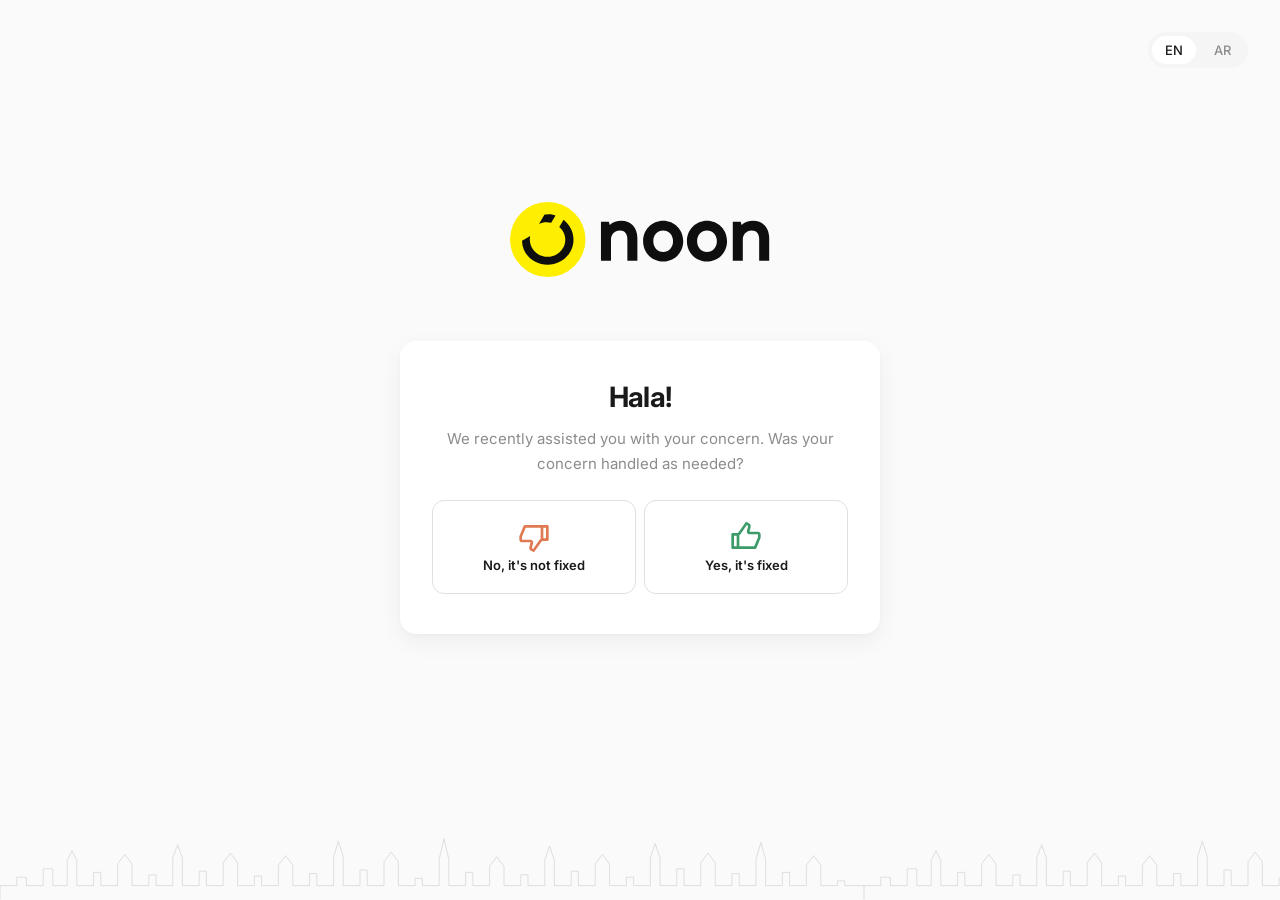
<file: index.html>
<!DOCTYPE html>
<html lang="en" dir="ltr">
<head>
  <meta charset="UTF-8" />
  <meta name="viewport" content="width=device-width, initial-scale=1.0" />
  <title>Customer Feedback | noon</title>
  <link rel="preconnect" href="https://fonts.googleapis.com" />
  <link rel="preconnect" href="https://fonts.gstatic.com" crossorigin />
  <link href="https://fonts.googleapis.com/css2?family=Inter:wght@400;500;600;700&family=Cairo:wght@400;500;600;700&display=swap" rel="stylesheet" />
  <link rel="stylesheet" href="tokens.css" />
  <link rel="stylesheet" href="styles.css" />
</head>
<body>
  <header class="app-header">
    <nav class="lang-switch" aria-label="Language">
      <button type="button" class="lang-switch__btn is-active" data-lang="en" aria-pressed="true">EN</button>
      <button type="button" class="lang-switch__btn" data-lang="ar" aria-pressed="false">AR</button>
    </nav>
  </header>

  <main class="page">
    <div class="page__brand">
      <img class="logo-mark" src="assets/noon-logo.svg" width="303" height="88" alt="noon" />
    </div>

    <div class="card">
      <!-- STEP 1 -->
      <section class="step" id="step-1" data-step="1">
        <div class="step__intro">
          <p class="step__greeting" data-i18n="greeting">Hala!</p>
          <h2 class="step__headline" data-i18n="step1Headline">
            We recently assisted you with your concern. Was your concern handled as needed?
          </h2>
        </div>
        <div class="sentiment-row" role="group" data-i18n-aria="step1ActionsAria" aria-label="Resolution status">
          <button type="button" class="sentiment-card sentiment-card--not-fixed" data-goto="2b">
            <span class="sentiment-card__icon" aria-hidden="true">
              <svg viewBox="0 0 24 24" fill="none" xmlns="http://www.w3.org/2000/svg">
                <path d="M9.4002 16.0006L3 16.0006C1.8954 16.0006 1 15.1052 1 14.0007V11.8963C1 11.6351 1.0512 11.3764 1.1506 11.1348L4.245 3.61988C4.3993 3.24518 4.7645 3.00068 5.1697 3.00068L22 3.00068C22.5523 3.00068 23 3.44838 23 4.00068L23 14.0007C23 14.5529 22.5523 15.0006 22 15.0006L18.5182 15.0006C18.1932 15.0006 17.8886 15.1585 17.7012 15.424L12.2478 23.1496C12.1053 23.3515 11.8367 23.419 11.6157 23.3085L9.8016 22.4015C8.75 21.8756 8.2069 20.6881 8.4969 19.5486L9.4002 16.0006ZM17 13.4132L17 5.00068L5.8394 5.00068L3 11.8963V14.0007L9.4002 14.0007C10.7049 14.0007 11.6602 15.2297 11.3384 16.4941L10.4351 20.042C10.3771 20.2699 10.4857 20.5074 10.6961 20.6126L11.3572 20.9432L16.0672 14.2706C16.3171 13.9166 16.6366 13.6264 17 13.4132ZM19 13.0007L21 13.0007L21 5.00068H19L19 13.0007Z" fill="currentColor"/>
              </svg>
            </span>
            <span class="sentiment-card__title" data-i18n="sentimentNotFixedTitle">No, it's not fixed</span>
          </button>
          <button type="button" class="sentiment-card sentiment-card--all-fixed" data-goto="2a">
            <span class="sentiment-card__icon" aria-hidden="true">
              <svg viewBox="0 0 24 24" fill="none" xmlns="http://www.w3.org/2000/svg">
                <path d="M14.5998 7.99935H21C22.1046 7.99935 23 8.89478 23 9.99932V12.1037C23 12.3649 22.9488 12.6236 22.8494 12.8652L19.755 20.3801C19.6007 20.7548 19.2355 20.9993 18.8303 20.9993H2C1.44772 20.9993 1 20.5516 1 19.9993V9.99932C1 9.44706 1.44772 8.99935 2 8.99935H5.48184C5.80677 8.99935 6.11143 8.84148 6.29881 8.57603L11.7522 0.850378C11.8947 0.648509 12.1633 0.581001 12.3843 0.691506L14.1984 1.59853C15.25 2.12436 15.7931 3.31194 15.5031 4.45137L14.5998 7.99935ZM7 10.5868V18.9993H18.1606L21 12.1037V9.99932H14.5998C13.2951 9.99932 12.3398 8.7703 12.6616 7.50593L13.5649 3.95796C13.6229 3.73007 13.5143 3.49255 13.3039 3.38739L12.6428 3.05682L7.93275 9.7294C7.68285 10.0834 7.36341 10.3736 7 10.5868ZM5 10.9993H3V18.9993H5V10.9993Z" fill="currentColor"/>
              </svg>
            </span>
            <span class="sentiment-card__title" data-i18n="sentimentAllFixedTitle">Yes, it's fixed</span>
          </button>
        </div>
      </section>

      <!-- STEP 2A — Success path -->
      <section class="step" id="step-2a" data-step="2a" hidden>
        <h2 class="step__headline" data-i18n="step2aHeadline">
          Thank you for your feedback. We're glad we could help.
        </h2>
        <form class="step__form" id="form-2a">
          <div class="slate">
            <textarea
              class="slate__input"
              id="success-feedback"
              name="successFeedback"
              rows="4"
              data-i18n-placeholder="successPlaceholder"
              data-i18n-aria="successAria"
              placeholder="We'd love to hear more."
              aria-label="Optional feedback"
            ></textarea>
          </div>
          <div class="step__actions step__actions--form">
            <button type="submit" class="btn btn--primary" data-i18n="submitBtn">Submit</button>
          </div>
        </form>
      </section>

      <!-- STEP 2B — Resolution fail path -->
      <section class="step" id="step-2b" data-step="2b" hidden>
        <h2 class="step__headline" data-i18n="step2bHeadline">
          We're sorry your experience did not meet expectations. Please tell us how we can improve.
        </h2>
        <p class="step__lede step__lede--sub" data-i18n="step2bSubhead">What went wrong?</p>
        <form class="step__form" id="form-2b">
          <fieldset class="option-list" data-i18n-aria="issueOptionsAria">
            <legend class="visually-hidden" data-i18n="step2bSubhead">What went wrong?</legend>
            <label class="option-item">
              <input type="radio" name="issue-reason" value="solution" class="option-item__input" />
              <span class="option-item__label" data-i18n="optionSolution">The solution didn't work</span>
            </label>
            <label class="option-item">
              <input type="radio" name="issue-reason" value="speed" class="option-item__input" />
              <span class="option-item__label" data-i18n="optionSpeed">It took too long to resolve</span>
            </label>
            <label class="option-item">
              <input type="radio" name="issue-reason" value="agent" class="option-item__input" />
              <span class="option-item__label" data-i18n="optionAgent">The agent didn't understand my problem</span>
            </label>
            <label class="option-item">
              <input type="radio" name="issue-reason" value="other" class="option-item__input" />
              <span class="option-item__label" data-i18n="optionOther">Other</span>
            </label>
          </fieldset>
          <div class="panel--slide" id="details-panel">
            <label class="field__label" for="additional-details">
              <span data-i18n="additionalDetailsLabel">Additional details</span>
              <span class="step__optional" data-i18n="optionalTag">(Optional)</span>
            </label>
            <div class="slate">
              <textarea
                class="slate__input"
                id="additional-details"
                name="additionalDetails"
                rows="3"
                data-i18n-placeholder="additionalDetailsPlaceholder"
                data-i18n-aria="additionalDetailsAria"
                placeholder="Share any additional details…"
                aria-label="Additional details"
              ></textarea>
            </div>
          </div>
          <p class="field__error" id="issue-error" hidden data-i18n="issueError">Please select an option to continue.</p>
          <div class="step__actions step__actions--form">
            <button type="submit" class="btn btn--primary" data-i18n="submitFeedback">Submit Feedback</button>
          </div>
        </form>
      </section>

      <!-- Done state -->
      <section class="step step--center" id="step-done" data-step="done" hidden>
        <h2 class="step__headline step__headline--center" data-i18n="doneHeadline">
          Thanks! Your feedback means a lot.
        </h2>
        <p class="step__lede step__lede--center" data-i18n="doneLede">We'll use it to deliver a better noon experience.</p>
      </section>
    </div>
  </main>

  <footer class="page-footer" aria-hidden="true"></footer>

  <script src="app.js"></script>
</body>
</html>
</file>
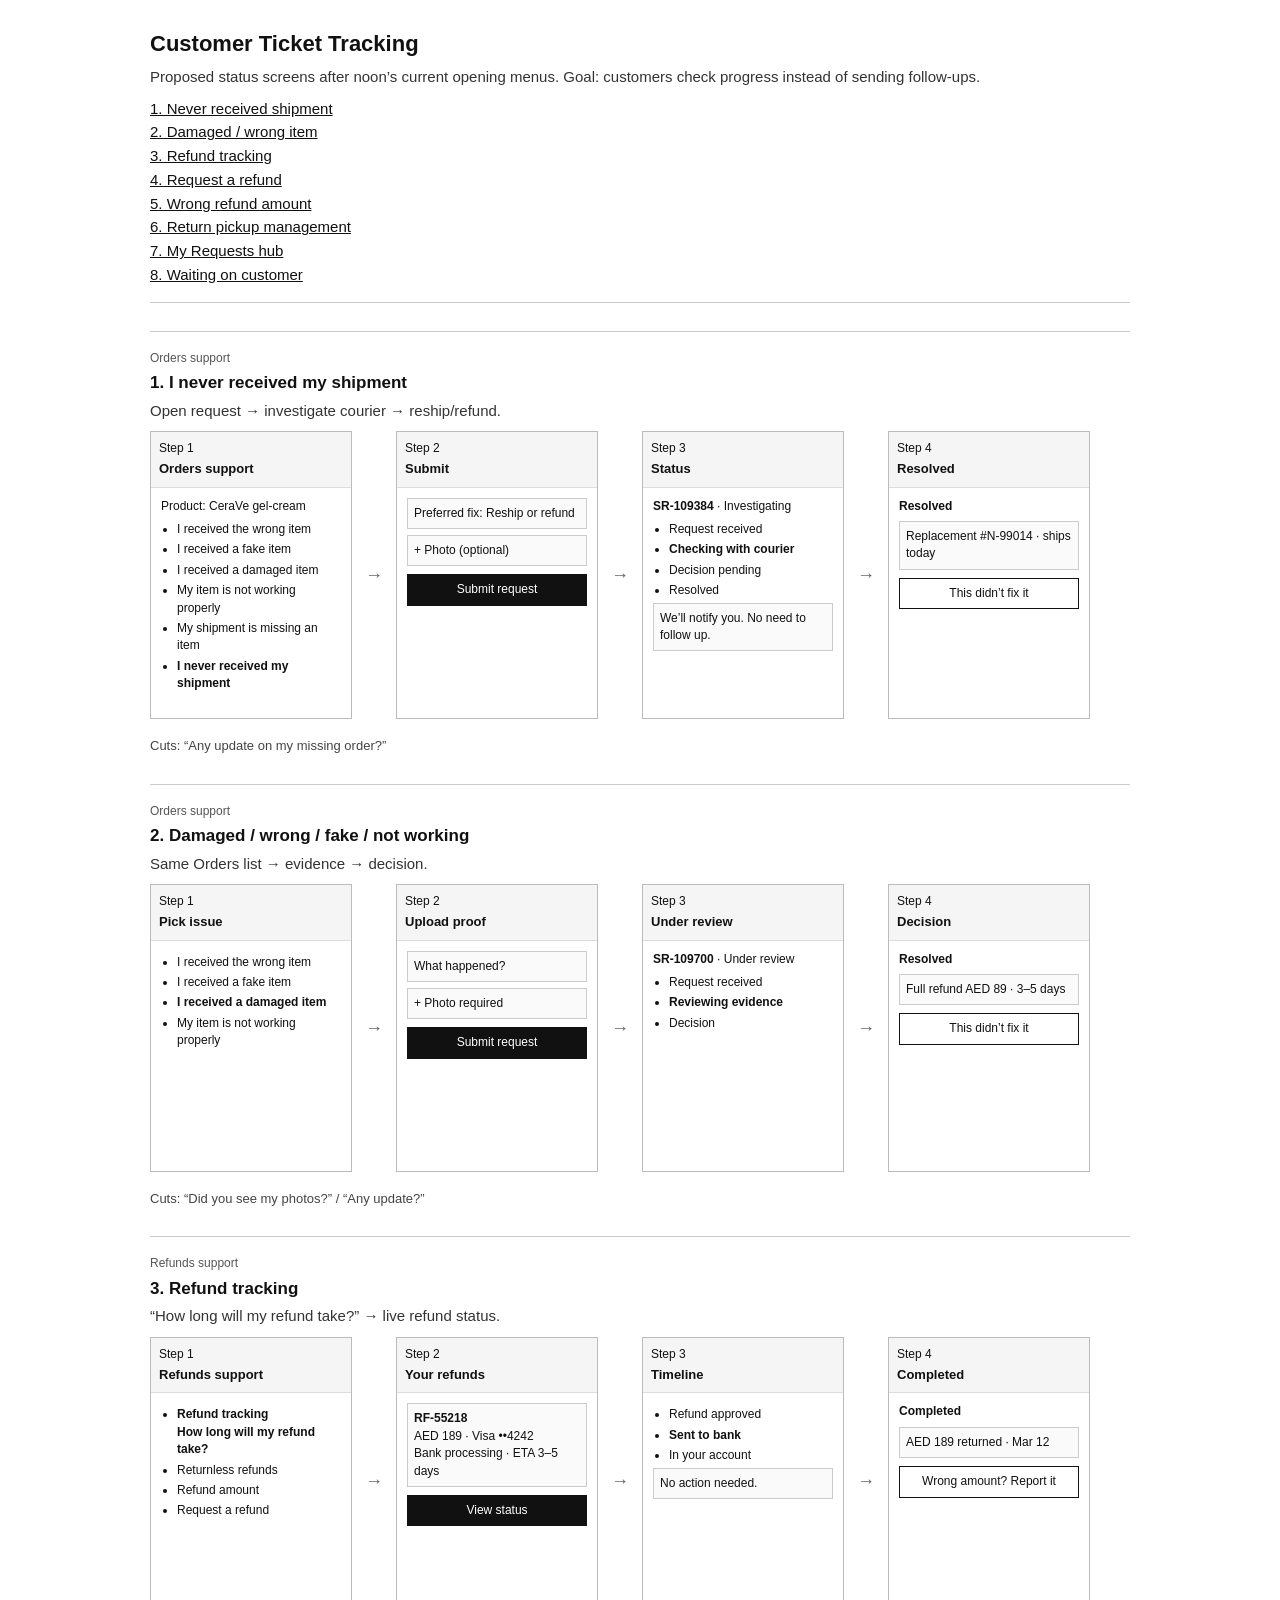
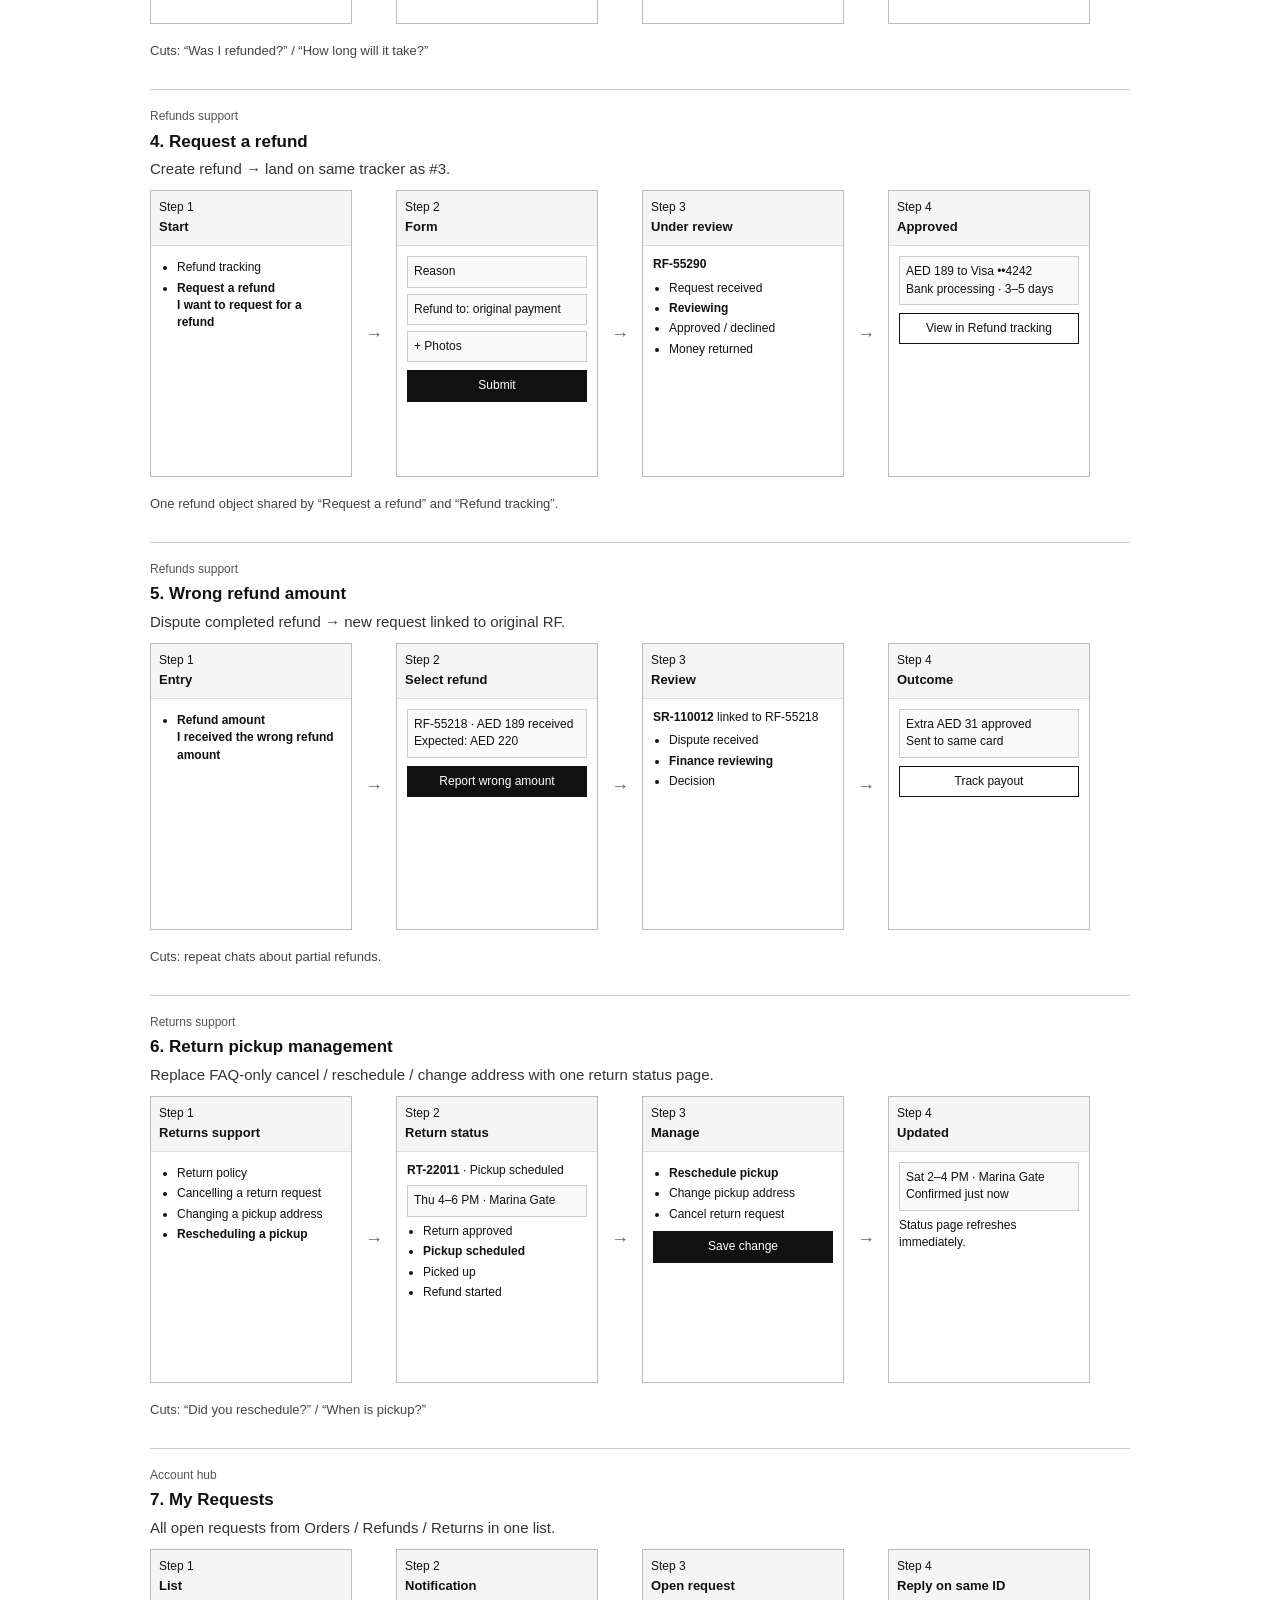
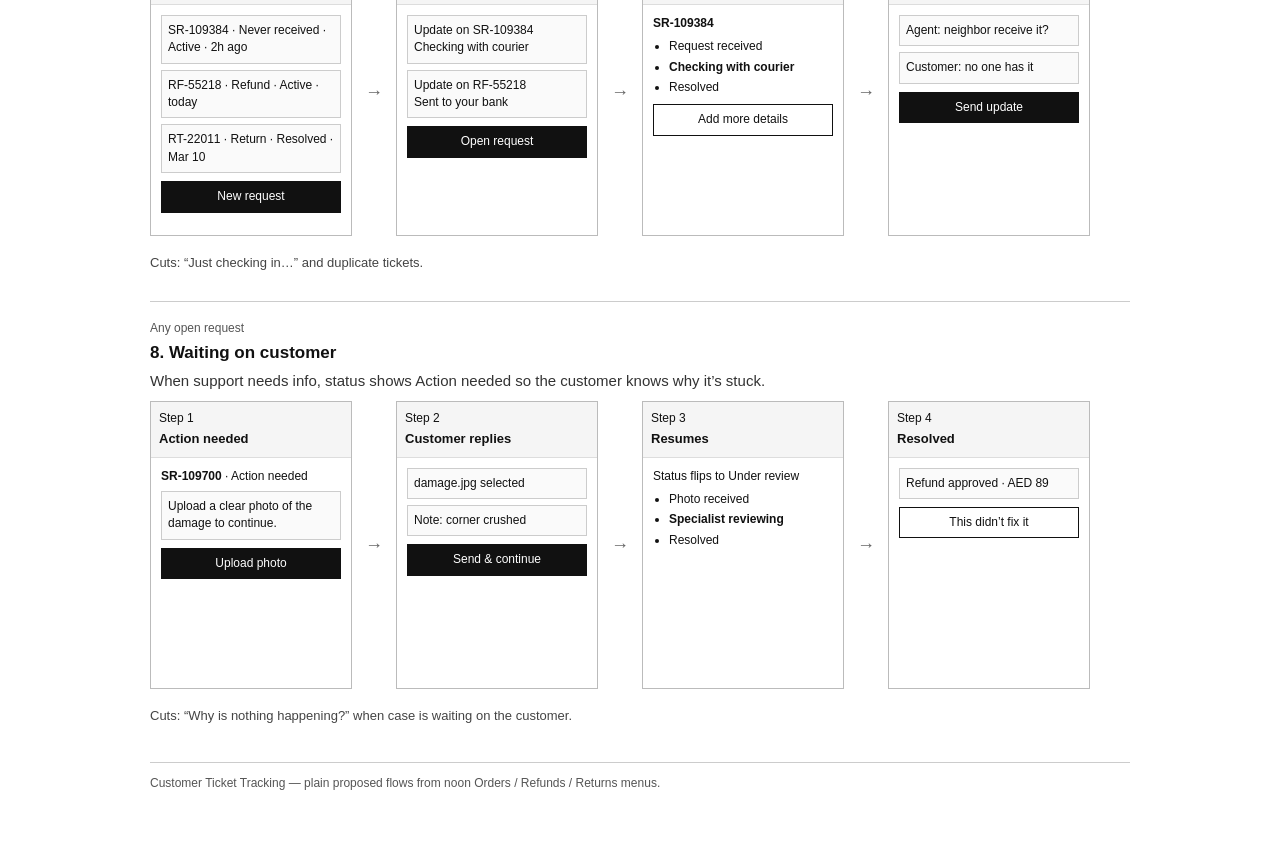
<file: docs/index.html>
<!DOCTYPE html>
<html lang="en">
<head>
  <meta charset="UTF-8" />
  <meta name="viewport" content="width=device-width, initial-scale=1" />
  <title>Customer Ticket Tracking</title>
  <style>
    body {
      margin: 0;
      font: 15px/1.45 sans-serif;
      color: #111;
      background: #fff;
    }
    .page { max-width: 980px; margin: 0 auto; padding: 28px 16px 56px; }
    h1 { font-size: 22px; font-weight: 700; margin: 0 0 6px; }
    h2 { font-size: 17px; font-weight: 700; margin: 0 0 4px; }
    p { margin: 0; color: #333; }
    .intro { margin-bottom: 22px; padding-bottom: 14px; border-bottom: 1px solid #ccc; }
    .intro p { margin-top: 6px; }
    .toc { margin-top: 10px; }
    .toc a { display: block; width: fit-content; color: #111; margin: 2px 0; }
    .flow { margin-top: 28px; padding-top: 18px; border-top: 1px solid #ccc; }
    .src { font-size: 12px; color: #555; margin-bottom: 4px; }
    .rail { display: flex; gap: 8px; overflow-x: auto; padding: 10px 0; align-items: stretch; }
    .step { flex: 0 0 200px; border: 1px solid #bbb; background: #fff; }
    .step-h { padding: 8px; border-bottom: 1px solid #ddd; background: #f5f5f5; font-size: 12px; }
    .step-h b { display: block; font-size: 13px; margin-top: 2px; }
    .screen { padding: 10px; font-size: 12px; min-height: 210px; }
    .screen .line { margin: 0 0 6px; }
    .screen .box { border: 1px solid #ccc; padding: 6px; margin: 0 0 6px; background: #fafafa; }
    .screen .btn { border: 1px solid #111; background: #111; color: #fff; padding: 6px; text-align: center; margin-top: 8px; }
    .screen .btn.alt { background: #fff; color: #111; }
    .screen ul { margin: 0; padding-left: 16px; }
    .screen li { margin: 3px 0; }
    .screen li.active { font-weight: 700; }
    .arrow { flex: 0 0 28px; display: flex; align-items: center; justify-content: center; color: #666; font-size: 18px; }
    .note { margin-top: 8px; font-size: 13px; color: #444; }
    footer { margin-top: 36px; padding-top: 12px; border-top: 1px solid #ccc; font-size: 12px; color: #555; }
  </style>
</head>
<body>
  <div class="page">
    <header class="intro">
      <h1>Customer Ticket Tracking</h1>
      <p>Proposed status screens after noon’s current opening menus. Goal: customers check progress instead of sending follow-ups.</p>
      <div class="toc">
        <a href="#f1">1. Never received shipment</a>
        <a href="#f2">2. Damaged / wrong item</a>
        <a href="#f3">3. Refund tracking</a>
        <a href="#f4">4. Request a refund</a>
        <a href="#f5">5. Wrong refund amount</a>
        <a href="#f6">6. Return pickup management</a>
        <a href="#f7">7. My Requests hub</a>
        <a href="#f8">8. Waiting on customer</a>
      </div>
    </header>

    <section class="flow" id="f1">
      <div class="src">Orders support</div>
      <h2>1. I never received my shipment</h2>
      <p>Open request → investigate courier → reship/refund.</p>
      <div class="rail">
        <div class="step">
          <div class="step-h">Step 1<b>Orders support</b></div>
          <div class="screen">
            <div class="line">Product: CeraVe gel-cream</div>
            <ul>
              <li>I received the wrong item</li>
              <li>I received a fake item</li>
              <li>I received a damaged item</li>
              <li>My item is not working properly</li>
              <li>My shipment is missing an item</li>
              <li class="active">I never received my shipment</li>
            </ul>
          </div>
        </div>
        <div class="arrow">→</div>
        <div class="step">
          <div class="step-h">Step 2<b>Submit</b></div>
          <div class="screen">
            <div class="box">Preferred fix: Reship or refund</div>
            <div class="box">+ Photo (optional)</div>
            <div class="btn">Submit request</div>
          </div>
        </div>
        <div class="arrow">→</div>
        <div class="step">
          <div class="step-h">Step 3<b>Status</b></div>
          <div class="screen">
            <div class="line"><b>SR-109384</b> · Investigating</div>
            <ul>
              <li>Request received</li>
              <li class="active">Checking with courier</li>
              <li>Decision pending</li>
              <li>Resolved</li>
            </ul>
            <div class="box">We’ll notify you. No need to follow up.</div>
          </div>
        </div>
        <div class="arrow">→</div>
        <div class="step">
          <div class="step-h">Step 4<b>Resolved</b></div>
          <div class="screen">
            <div class="line"><b>Resolved</b></div>
            <div class="box">Replacement #N-99014 · ships today</div>
            <div class="btn alt">This didn’t fix it</div>
          </div>
        </div>
      </div>
      <div class="note">Cuts: “Any update on my missing order?”</div>
    </section>

    <section class="flow" id="f2">
      <div class="src">Orders support</div>
      <h2>2. Damaged / wrong / fake / not working</h2>
      <p>Same Orders list → evidence → decision.</p>
      <div class="rail">
        <div class="step">
          <div class="step-h">Step 1<b>Pick issue</b></div>
          <div class="screen">
            <ul>
              <li>I received the wrong item</li>
              <li>I received a fake item</li>
              <li class="active">I received a damaged item</li>
              <li>My item is not working properly</li>
            </ul>
          </div>
        </div>
        <div class="arrow">→</div>
        <div class="step">
          <div class="step-h">Step 2<b>Upload proof</b></div>
          <div class="screen">
            <div class="box">What happened?</div>
            <div class="box">+ Photo required</div>
            <div class="btn">Submit request</div>
          </div>
        </div>
        <div class="arrow">→</div>
        <div class="step">
          <div class="step-h">Step 3<b>Under review</b></div>
          <div class="screen">
            <div class="line"><b>SR-109700</b> · Under review</div>
            <ul>
              <li>Request received</li>
              <li class="active">Reviewing evidence</li>
              <li>Decision</li>
            </ul>
          </div>
        </div>
        <div class="arrow">→</div>
        <div class="step">
          <div class="step-h">Step 4<b>Decision</b></div>
          <div class="screen">
            <div class="line"><b>Resolved</b></div>
            <div class="box">Full refund AED 89 · 3–5 days</div>
            <div class="btn alt">This didn’t fix it</div>
          </div>
        </div>
      </div>
      <div class="note">Cuts: “Did you see my photos?” / “Any update?”</div>
    </section>

    <section class="flow" id="f3">
      <div class="src">Refunds support</div>
      <h2>3. Refund tracking</h2>
      <p>“How long will my refund take?” → live refund status.</p>
      <div class="rail">
        <div class="step">
          <div class="step-h">Step 1<b>Refunds support</b></div>
          <div class="screen">
            <ul>
              <li class="active">Refund tracking<br>How long will my refund take?</li>
              <li>Returnless refunds</li>
              <li>Refund amount</li>
              <li>Request a refund</li>
            </ul>
          </div>
        </div>
        <div class="arrow">→</div>
        <div class="step">
          <div class="step-h">Step 2<b>Your refunds</b></div>
          <div class="screen">
            <div class="box">
              <b>RF-55218</b><br>
              AED 189 · Visa ••4242<br>
              Bank processing · ETA 3–5 days
            </div>
            <div class="btn">View status</div>
          </div>
        </div>
        <div class="arrow">→</div>
        <div class="step">
          <div class="step-h">Step 3<b>Timeline</b></div>
          <div class="screen">
            <ul>
              <li>Refund approved</li>
              <li class="active">Sent to bank</li>
              <li>In your account</li>
            </ul>
            <div class="box">No action needed.</div>
          </div>
        </div>
        <div class="arrow">→</div>
        <div class="step">
          <div class="step-h">Step 4<b>Completed</b></div>
          <div class="screen">
            <div class="line"><b>Completed</b></div>
            <div class="box">AED 189 returned · Mar 12</div>
            <div class="btn alt">Wrong amount? Report it</div>
          </div>
        </div>
      </div>
      <div class="note">Cuts: “Was I refunded?” / “How long will it take?”</div>
    </section>

    <section class="flow" id="f4">
      <div class="src">Refunds support</div>
      <h2>4. Request a refund</h2>
      <p>Create refund → land on same tracker as #3.</p>
      <div class="rail">
        <div class="step">
          <div class="step-h">Step 1<b>Start</b></div>
          <div class="screen">
            <ul>
              <li>Refund tracking</li>
              <li class="active">Request a refund<br>I want to request for a refund</li>
            </ul>
          </div>
        </div>
        <div class="arrow">→</div>
        <div class="step">
          <div class="step-h">Step 2<b>Form</b></div>
          <div class="screen">
            <div class="box">Reason</div>
            <div class="box">Refund to: original payment</div>
            <div class="box">+ Photos</div>
            <div class="btn">Submit</div>
          </div>
        </div>
        <div class="arrow">→</div>
        <div class="step">
          <div class="step-h">Step 3<b>Under review</b></div>
          <div class="screen">
            <div class="line"><b>RF-55290</b></div>
            <ul>
              <li>Request received</li>
              <li class="active">Reviewing</li>
              <li>Approved / declined</li>
              <li>Money returned</li>
            </ul>
          </div>
        </div>
        <div class="arrow">→</div>
        <div class="step">
          <div class="step-h">Step 4<b>Approved</b></div>
          <div class="screen">
            <div class="box">AED 189 to Visa ••4242<br>Bank processing · 3–5 days</div>
            <div class="btn alt">View in Refund tracking</div>
          </div>
        </div>
      </div>
      <div class="note">One refund object shared by “Request a refund” and “Refund tracking”.</div>
    </section>

    <section class="flow" id="f5">
      <div class="src">Refunds support</div>
      <h2>5. Wrong refund amount</h2>
      <p>Dispute completed refund → new request linked to original RF.</p>
      <div class="rail">
        <div class="step">
          <div class="step-h">Step 1<b>Entry</b></div>
          <div class="screen">
            <ul>
              <li class="active">Refund amount<br>I received the wrong refund amount</li>
            </ul>
          </div>
        </div>
        <div class="arrow">→</div>
        <div class="step">
          <div class="step-h">Step 2<b>Select refund</b></div>
          <div class="screen">
            <div class="box">RF-55218 · AED 189 received<br>Expected: AED 220</div>
            <div class="btn">Report wrong amount</div>
          </div>
        </div>
        <div class="arrow">→</div>
        <div class="step">
          <div class="step-h">Step 3<b>Review</b></div>
          <div class="screen">
            <div class="line"><b>SR-110012</b> linked to RF-55218</div>
            <ul>
              <li>Dispute received</li>
              <li class="active">Finance reviewing</li>
              <li>Decision</li>
            </ul>
          </div>
        </div>
        <div class="arrow">→</div>
        <div class="step">
          <div class="step-h">Step 4<b>Outcome</b></div>
          <div class="screen">
            <div class="box">Extra AED 31 approved<br>Sent to same card</div>
            <div class="btn alt">Track payout</div>
          </div>
        </div>
      </div>
      <div class="note">Cuts: repeat chats about partial refunds.</div>
    </section>

    <section class="flow" id="f6">
      <div class="src">Returns support</div>
      <h2>6. Return pickup management</h2>
      <p>Replace FAQ-only cancel / reschedule / change address with one return status page.</p>
      <div class="rail">
        <div class="step">
          <div class="step-h">Step 1<b>Returns support</b></div>
          <div class="screen">
            <ul>
              <li>Return policy</li>
              <li>Cancelling a return request</li>
              <li>Changing a pickup address</li>
              <li class="active">Rescheduling a pickup</li>
            </ul>
          </div>
        </div>
        <div class="arrow">→</div>
        <div class="step">
          <div class="step-h">Step 2<b>Return status</b></div>
          <div class="screen">
            <div class="line"><b>RT-22011</b> · Pickup scheduled</div>
            <div class="box">Thu 4–6 PM · Marina Gate</div>
            <ul>
              <li>Return approved</li>
              <li class="active">Pickup scheduled</li>
              <li>Picked up</li>
              <li>Refund started</li>
            </ul>
          </div>
        </div>
        <div class="arrow">→</div>
        <div class="step">
          <div class="step-h">Step 3<b>Manage</b></div>
          <div class="screen">
            <ul>
              <li class="active">Reschedule pickup</li>
              <li>Change pickup address</li>
              <li>Cancel return request</li>
            </ul>
            <div class="btn">Save change</div>
          </div>
        </div>
        <div class="arrow">→</div>
        <div class="step">
          <div class="step-h">Step 4<b>Updated</b></div>
          <div class="screen">
            <div class="box">Sat 2–4 PM · Marina Gate<br>Confirmed just now</div>
            <div class="line">Status page refreshes immediately.</div>
          </div>
        </div>
      </div>
      <div class="note">Cuts: “Did you reschedule?” / “When is pickup?”</div>
    </section>

    <section class="flow" id="f7">
      <div class="src">Account hub</div>
      <h2>7. My Requests</h2>
      <p>All open requests from Orders / Refunds / Returns in one list.</p>
      <div class="rail">
        <div class="step">
          <div class="step-h">Step 1<b>List</b></div>
          <div class="screen">
            <div class="box">SR-109384 · Never received · Active · 2h ago</div>
            <div class="box">RF-55218 · Refund · Active · today</div>
            <div class="box">RT-22011 · Return · Resolved · Mar 10</div>
            <div class="btn">New request</div>
          </div>
        </div>
        <div class="arrow">→</div>
        <div class="step">
          <div class="step-h">Step 2<b>Notification</b></div>
          <div class="screen">
            <div class="box">Update on SR-109384<br>Checking with courier</div>
            <div class="box">Update on RF-55218<br>Sent to your bank</div>
            <div class="btn">Open request</div>
          </div>
        </div>
        <div class="arrow">→</div>
        <div class="step">
          <div class="step-h">Step 3<b>Open request</b></div>
          <div class="screen">
            <div class="line"><b>SR-109384</b></div>
            <ul>
              <li>Request received</li>
              <li class="active">Checking with courier</li>
              <li>Resolved</li>
            </ul>
            <div class="btn alt">Add more details</div>
          </div>
        </div>
        <div class="arrow">→</div>
        <div class="step">
          <div class="step-h">Step 4<b>Reply on same ID</b></div>
          <div class="screen">
            <div class="box">Agent: neighbor receive it?</div>
            <div class="box">Customer: no one has it</div>
            <div class="btn">Send update</div>
          </div>
        </div>
      </div>
      <div class="note">Cuts: “Just checking in…” and duplicate tickets.</div>
    </section>

    <section class="flow" id="f8">
      <div class="src">Any open request</div>
      <h2>8. Waiting on customer</h2>
      <p>When support needs info, status shows Action needed so the customer knows why it’s stuck.</p>
      <div class="rail">
        <div class="step">
          <div class="step-h">Step 1<b>Action needed</b></div>
          <div class="screen">
            <div class="line"><b>SR-109700</b> · Action needed</div>
            <div class="box">Upload a clear photo of the damage to continue.</div>
            <div class="btn">Upload photo</div>
          </div>
        </div>
        <div class="arrow">→</div>
        <div class="step">
          <div class="step-h">Step 2<b>Customer replies</b></div>
          <div class="screen">
            <div class="box">damage.jpg selected</div>
            <div class="box">Note: corner crushed</div>
            <div class="btn">Send &amp; continue</div>
          </div>
        </div>
        <div class="arrow">→</div>
        <div class="step">
          <div class="step-h">Step 3<b>Resumes</b></div>
          <div class="screen">
            <div class="line">Status flips to Under review</div>
            <ul>
              <li>Photo received</li>
              <li class="active">Specialist reviewing</li>
              <li>Resolved</li>
            </ul>
          </div>
        </div>
        <div class="arrow">→</div>
        <div class="step">
          <div class="step-h">Step 4<b>Resolved</b></div>
          <div class="screen">
            <div class="box">Refund approved · AED 89</div>
            <div class="btn alt">This didn’t fix it</div>
          </div>
        </div>
      </div>
      <div class="note">Cuts: “Why is nothing happening?” when case is waiting on the customer.</div>
    </section>

    <footer>
      Customer Ticket Tracking — plain proposed flows from noon Orders / Refunds / Returns menus.
    </footer>
  </div>
</body>
</html>
</file>
<file: tokens.css>
/**
 * Weaver Design System — Gray Theme tokens
 * Source: noon Weaver Design System (Foundations)
 */
:root {
  /* Gray scale (Light) */
  --color-gray-50: #fafafa;
  --color-gray-100: #f5f5f5;
  --color-gray-200: #f0f0f0;
  --color-gray-300: #ebebeb;
  --color-gray-400: #dbdbdb;
  --color-gray-500: #adadad;
  --color-gray-600: #8c8c8c;
  --color-gray-700: #595959;
  --color-gray-800: #2e2e2e;
  --color-gray-900: #2e2e2e;
  --color-gray-950: #1a1a1a;

  /* Brand */
  --color-noon-yellow: #feee00;
  --color-noon-yellow-hover: #f7df00;
  --color-noon-yellow-tint: #fffce6;
  --color-noon-yellow-ring: rgba(254, 238, 0, 0.38);
  --color-white: #ffffff;
  --color-black: #000000;

  --color-sentiment-coral: #e07a52;
  --color-sentiment-green: #3d9b6a;

  /* App chrome */
  --color-skyline: #d4d4d4;

  /* Semantic aliases */
  --color-bg-page: var(--color-gray-50);
  --color-bg-surface: var(--color-white);
  --color-bg-muted: var(--color-gray-100);
  --color-bg-slate: var(--color-white);
  --color-text-primary: var(--color-gray-950);
  --color-text-secondary: var(--color-gray-600);
  --color-text-placeholder: var(--color-gray-500);
  --color-text-link: var(--color-gray-600);
  --color-text-link-hover: var(--color-gray-800);
  --color-border-default: var(--color-gray-300);
  --color-border-subtle: #e0e0e0;
  --color-border-input: #e0e0e0;
  --color-border-input-idle: #e0e0e0;
  --color-cta-bg: var(--color-gray-950);
  --color-cta-bg-hover: var(--color-gray-800);
  --color-cta-text: var(--color-white);
  --color-cta-opacity-hover: 0.88;
  --color-focus-ring-neutral: rgba(26, 26, 26, 0.14);

  /* Typography — Inter */
  --font-family-base: "Inter", system-ui, -apple-system, "Segoe UI", Roboto, Arial, sans-serif;
  --font-family-ar: "Cairo", "Inter", system-ui, -apple-system, "Segoe UI", Roboto, Arial, sans-serif;
  --font-size-body-md: 0.9375rem;   /* 15px */
  --font-size-body-sm: 0.875rem;    /* 14px */
  --font-size-body-xs: 0.8125rem;   /* 13px */
  --font-size-heading: 1.0625rem;   /* 17px */
  --font-size-greeting: 1.75rem;    /* 28px */
  --logo-mark-width: 220px;
  --font-size-slate-placeholder: 0.9375rem;
  --line-height-body-md: 1.65;
  --line-height-body-sm: 1.5;
  --line-height-heading: 1.55;
  --line-height-greeting: 1.2;
  --font-weight-regular: 400;
  --font-weight-medium: 500;
  --font-weight-semibold: 600;
  --font-weight-bold: 700;
  --letter-spacing-heading: -0.015em;
  --letter-spacing-greeting: -0.025em;

  /* Spacing */
  --spacing-xs: 4px;
  --spacing-sm: 6px;
  --spacing-md: 8px;
  --spacing-lg: 12px;
  --spacing-xl: 16px;
  --spacing-2xl: 20px;
  --spacing-3xl: 24px;
  --spacing-4xl: 32px;
  --spacing-5xl: 40px;
  --spacing-6xl: 48px;
  --spacing-7xl: 64px;

  /* Radius */
  --radius-sm: 4px;
  --radius-md: 6px;
  --radius-lg: 8px;
  --radius-xl: 12px;
  --radius-2xl: 16px;
  --radius-full: 9999px;

  /* Shadows */
  --shadow-xs: 0 1px 2px rgba(15, 17, 20, 0.04);
  --shadow-component: 0 1px 2px rgba(15, 17, 20, 0.04);
  --shadow-lg: 0 8px 24px rgba(15, 17, 20, 0.05), 0 2px 6px rgba(15, 17, 20, 0.03);
  --shadow-card: var(--shadow-lg);
  --shadow-slate: none;

  /* Layout */
  --card-max-width: 480px;
  --logo-gap: 64px;
  --footer-height: 72px;
  --lang-switch-inset: var(--spacing-4xl);
  --button-height-lg: 46px;
  --slate-min-height: 156px;
  --transition-base: 0.2s ease;
  --transition-step: 0.28s cubic-bezier(0.4, 0, 0.2, 1);
}
</file>
<file: styles.css>
*,
*::before,
*::after {
  box-sizing: border-box;
}

html {
  -webkit-text-size-adjust: 100%;
}

body {
  margin: 0;
  min-height: 100vh;
  font-family: var(--font-family-base);
  font-size: var(--font-size-body-md);
  font-weight: var(--font-weight-regular);
  line-height: var(--line-height-body-md);
  color: var(--color-text-primary);
  background: var(--color-bg-page);
  -webkit-font-smoothing: antialiased;
}

.visually-hidden {
  position: absolute;
  width: 1px;
  height: 1px;
  padding: 0;
  margin: -1px;
  overflow: hidden;
  clip: rect(0, 0, 0, 0);
  white-space: nowrap;
  border: 0;
}

/* Page layout */
.page {
  display: flex;
  flex-direction: column;
  align-items: center;
  min-height: 100vh;
  padding: var(--spacing-6xl) var(--spacing-xl) calc(var(--footer-height) + var(--spacing-5xl));
  position: relative;
  z-index: 2;
}

.page__brand {
  display: flex;
  justify-content: center;
  width: 100%;
  max-width: var(--card-max-width);
  margin-top: auto;
  margin-bottom: var(--logo-gap);
}

.logo-mark {
  display: block;
  width: var(--logo-mark-width);
  height: auto;
  max-width: min(260px, 72vw);
}

.app-header {
  position: fixed;
  top: 0;
  left: 0;
  right: 0;
  z-index: 200;
  height: 0;
  pointer-events: none;
}

.lang-switch {
  position: fixed;
  top: var(--lang-switch-inset);
  right: var(--lang-switch-inset);
  left: auto;
  z-index: 201;
  display: inline-flex;
  align-items: center;
  gap: var(--spacing-xs);
  margin: 0;
  padding: var(--spacing-xs);
  background: var(--color-gray-100);
  border-radius: var(--radius-full);
  pointer-events: auto;
}

.lang-switch__btn {
  min-width: 44px;
  padding: var(--spacing-sm) var(--spacing-lg);
  font-family: inherit;
  font-size: var(--font-size-body-xs);
  font-weight: var(--font-weight-medium);
  color: var(--color-text-secondary);
  background: transparent;
  border: none;
  border-radius: var(--radius-full);
  cursor: pointer;
  transition: background var(--transition-base), color var(--transition-base);
}

.lang-switch__btn:hover {
  color: var(--color-text-primary);
}

.lang-switch__btn.is-active {
  color: var(--color-text-primary);
  background: var(--color-bg-surface);
}

.lang-switch__btn:focus-visible {
  outline: none;
  box-shadow: 0 0 0 2px var(--color-focus-ring-neutral);
}

html[dir="rtl"] body {
  font-family: var(--font-family-ar);
}

html[dir="rtl"] .slate__input {
  text-align: right;
}

.card {
  width: 100%;
  max-width: var(--card-max-width);
  margin-bottom: auto;
  padding: var(--spacing-4xl) var(--spacing-3xl);
  background: var(--color-bg-surface);
  border-radius: var(--radius-2xl);
  box-shadow: var(--shadow-card);
}

/* Steps & transitions */
.step {
  opacity: 1;
  transform: translateY(0);
  transition: opacity var(--transition-step), transform var(--transition-step);
}

.step[hidden] {
  display: none;
}

.step--exit {
  opacity: 0;
  transform: translateY(-6px);
}

.step--enter {
  opacity: 0;
  transform: translateY(8px);
}

.step--center {
  text-align: center;
}

.step__intro {
  margin-bottom: var(--spacing-3xl);
}

.step__greeting {
  margin: 0 0 var(--spacing-lg);
  font-size: var(--font-size-greeting);
  font-weight: var(--font-weight-bold);
  line-height: var(--line-height-greeting);
  letter-spacing: var(--letter-spacing-greeting);
  color: var(--color-text-primary);
  text-align: center;
}

.step__headline {
  margin: 0;
  font-size: var(--font-size-heading);
  font-weight: var(--font-weight-medium);
  line-height: var(--line-height-heading);
  letter-spacing: var(--letter-spacing-heading);
  color: var(--color-text-primary);
  text-align: center;
}

.step__optional {
  font-weight: var(--font-weight-regular);
  color: var(--color-text-secondary);
}

.step__intro .step__headline {
  font-size: var(--font-size-body-md);
  font-weight: var(--font-weight-regular);
  line-height: var(--line-height-body-md);
  letter-spacing: normal;
  color: var(--color-text-secondary);
}

section.step:not(#step-1) .step__headline {
  margin-bottom: var(--spacing-3xl);
}

.step__headline--center {
  margin-bottom: var(--spacing-xl);
}

.step__lede {
  margin: calc(var(--spacing-xl) * -1) 0 var(--spacing-3xl);
  font-size: var(--font-size-body-sm);
  font-weight: var(--font-weight-regular);
  line-height: var(--line-height-body-md);
  color: var(--color-text-secondary);
  text-align: center;
}

.step__lede--center {
  margin: 0;
}

.step__lede--sub {
  margin: calc(var(--spacing-xl) * -1) 0 var(--spacing-2xl);
  font-weight: var(--font-weight-semibold);
  color: var(--color-text-primary);
  text-align: center;
}

.step__form {
  display: flex;
  flex-direction: column;
  gap: var(--spacing-2xl);
}

#form-2b {
  gap: var(--spacing-xl);
}

.step__actions {
  display: flex;
  flex-direction: column;
  align-items: center;
  gap: var(--spacing-lg);
}

.step__actions--form {
  margin-top: var(--spacing-sm);
}

/* Step 1 sentiment cards */
.sentiment-row {
  display: flex;
  gap: var(--spacing-md);
  width: 100%;
}

.sentiment-card {
  flex: 1;
  display: flex;
  flex-direction: column;
  align-items: center;
  justify-content: center;
  gap: 0;
  padding: var(--spacing-2xl) var(--spacing-lg);
  font-family: inherit;
  text-align: center;
  background: var(--color-bg-surface);
  border: 1px solid var(--color-border-subtle);
  border-radius: var(--radius-xl);
  cursor: pointer;
  transition: border-color var(--transition-base), box-shadow var(--transition-base),
    transform 0.12s ease;
}

.sentiment-card:hover {
  border-color: var(--color-gray-400);
  box-shadow: var(--shadow-lg);
}

.sentiment-card:active {
  transform: scale(0.985);
}

.sentiment-card:focus-visible {
  outline: none;
  border-color: var(--color-gray-400);
  box-shadow: var(--shadow-lg), 0 0 0 3px var(--color-focus-ring-neutral);
}

.sentiment-card__icon {
  display: flex;
  align-items: center;
  justify-content: center;
  width: 32px;
  height: 32px;
  margin-bottom: var(--spacing-xs);
}

.sentiment-card__icon svg {
  width: 100%;
  height: 100%;
}

.sentiment-card--not-fixed .sentiment-card__icon {
  color: var(--color-sentiment-coral);
}

.sentiment-card--all-fixed .sentiment-card__icon {
  color: var(--color-sentiment-green);
}

.sentiment-card__title {
  font-size: var(--font-size-body-xs);
  font-weight: var(--font-weight-semibold);
  letter-spacing: normal;
  color: var(--color-text-primary);
  margin-bottom: 0;
}

html[dir="rtl"] .sentiment-card__title {
  letter-spacing: normal;
}

.field__label {
  display: block;
  margin-bottom: var(--spacing-sm);
  font-size: var(--font-size-body-sm);
  font-weight: var(--font-weight-medium);
  color: var(--color-text-secondary);
  text-align: start;
}

/* Issue option list */
.option-list {
  border: none;
  margin: 0;
  padding: 0;
  display: flex;
  flex-direction: column;
  gap: var(--spacing-md);
}

.option-item {
  display: flex;
  align-items: center;
  gap: var(--spacing-lg);
  padding: var(--spacing-lg) var(--spacing-xl);
  background: var(--color-bg-surface);
  border: 1px solid var(--color-gray-300);
  border-radius: var(--radius-lg);
  cursor: pointer;
  transition: border-color var(--transition-base), box-shadow var(--transition-base),
    background var(--transition-base);
}

.option-item:hover {
  border-color: var(--color-gray-400);
  background: var(--color-bg-muted);
  box-shadow: none;
}

.option-item:has(.option-item__input:checked) {
  border-color: var(--color-gray-950);
  background: var(--color-bg-surface);
  box-shadow: none;
}

.option-item__input {
  flex-shrink: 0;
  width: 18px;
  height: 18px;
  margin: 0;
  accent-color: var(--color-gray-950);
  cursor: pointer;
}

.option-item__label {
  font-size: var(--font-size-body-sm);
  font-weight: var(--font-weight-medium);
  line-height: var(--line-height-body-sm);
  color: var(--color-gray-950);
  text-align: start;
}

/* Progressive disclosure panel */
.panel--slide {
  max-height: 0;
  opacity: 0;
  overflow: hidden;
  transition: max-height var(--transition-step), opacity var(--transition-step),
    margin-top var(--transition-step);
  margin-top: 0;
}

.panel--slide.panel--open {
  max-height: 320px;
  opacity: 1;
  margin-top: 0;
}

.panel--slide .slate__input {
  min-height: 96px;
}

/* Text slate */
.slate {
  border: 1px solid var(--color-border-input-idle);
  border-radius: var(--radius-lg);
  background: var(--color-bg-slate);
  box-shadow: none;
  overflow: hidden;
  transition: border-color var(--transition-base), box-shadow var(--transition-base);
}

.slate__input {
  display: block;
  width: 100%;
  min-height: var(--slate-min-height);
  padding: var(--spacing-xl) var(--spacing-2xl);
  font-family: inherit;
  font-size: var(--font-size-body-md);
  font-weight: var(--font-weight-regular);
  line-height: var(--line-height-body-md);
  color: var(--color-text-primary);
  background: transparent;
  border: none;
  border-radius: var(--radius-lg);
  resize: vertical;
}

.slate__input--conversational {
  min-height: calc(var(--slate-min-height) + 16px);
  font-size: var(--font-size-slate-placeholder);
}

.slate__input::placeholder {
  color: var(--color-text-placeholder);
  font-size: inherit;
}

.slate__input:focus {
  outline: none;
}

.slate:focus-within {
  border-color: var(--color-gray-400);
  box-shadow: none;
}

.field__error {
  margin: calc(var(--spacing-lg) * -1) 0 0;
  font-size: var(--font-size-body-xs);
  color: #c62828;
  text-align: center;
}

/* Skyline footer */
.btn {
  display: inline-flex;
  align-items: center;
  justify-content: center;
  min-height: var(--button-height-lg);
  padding: var(--spacing-lg) var(--spacing-4xl);
  font-family: inherit;
  font-size: var(--font-size-body-sm);
  font-weight: var(--font-weight-medium);
  text-transform: none;
  border: none;
  border-radius: var(--radius-full);
  cursor: pointer;
  transition: background var(--transition-base), opacity var(--transition-base),
    color var(--transition-base);
}

.btn--primary {
  width: 100%;
  color: var(--color-cta-text);
  background: var(--color-cta-bg);
  font-weight: var(--font-weight-bold);
  box-shadow: var(--shadow-component);
}

.btn--primary:hover {
  background: var(--color-cta-bg-hover);
}

.btn--primary:focus-visible {
  outline: none;
  box-shadow: var(--shadow-component), 0 0 0 3px var(--color-focus-ring-neutral);
}

.btn--secondary {
  width: 100%;
  color: var(--color-text-primary);
  background: var(--color-bg-surface);
  border: 1px solid var(--color-border-subtle);
  box-shadow: var(--shadow-component);
}

.btn--secondary:hover {
  background: var(--color-bg-muted);
  border-color: var(--color-gray-400);
}

.btn--secondary:focus-visible {
  outline: none;
  box-shadow: var(--shadow-component), 0 0 0 3px var(--color-focus-ring-neutral);
}

.btn--link {
  width: auto;
  min-height: auto;
  padding: var(--spacing-sm) var(--spacing-md);
  font-size: var(--font-size-body-sm);
  font-weight: var(--font-weight-regular);
  color: var(--color-text-link);
  background: transparent;
  border-radius: var(--radius-md);
}

.btn--link:hover {
  color: var(--color-text-link-hover);
  text-decoration: underline;
  text-underline-offset: 3px;
}

.btn--link:focus-visible {
  outline: none;
  box-shadow: 0 0 0 2px rgba(26, 26, 26, 0.1);
}

/* Skyline footer */
.page-footer {
  position: fixed;
  bottom: 0;
  left: 0;
  right: 0;
  z-index: 0;
  height: var(--footer-height);
  pointer-events: none;
  background-image: url("assets/skyline.svg");
  background-repeat: repeat-x;
  background-position: bottom left;
  background-size: auto var(--footer-height);
}

@media (max-width: 863px) {
  .page-footer {
    background-size: 100% var(--footer-height);
    background-repeat: no-repeat;
    background-position: bottom center;
  }
}

@media (max-width: 640px) {
  .lang-switch {
    top: var(--spacing-3xl);
    right: var(--spacing-3xl);
  }

  .page__brand {
    margin-bottom: var(--spacing-3xl);
  }
}

/* Responsive */
@media (max-width: 400px) {
  .page {
    padding-top: var(--spacing-4xl);
    padding-left: var(--spacing-xl);
    padding-right: var(--spacing-xl);
  }

  .lang-switch {
    top: var(--spacing-xl);
    right: var(--spacing-xl);
  }

  .page__brand {
    margin-bottom: var(--spacing-2xl);
  }

  .logo-mark {
    width: min(204px, 72vw);
  }

  .card {
    padding: var(--spacing-3xl) var(--spacing-2xl);
  }

  .step__greeting {
    font-size: 1.5rem;
  }

  .step__headline {
    font-size: 1rem;
  }

  .btn--primary,
  .btn--secondary {
    min-height: 44px;
  }

  .sentiment-card {
    padding: var(--spacing-lg) var(--spacing-md);
  }
}

@media (min-width: 768px) {
  .page {
    padding-top: var(--spacing-6xl);
  }

  .logo-mark {
    width: 260px;
  }

  .card {
    padding: var(--spacing-5xl) var(--spacing-4xl);
  }
}
</file>
